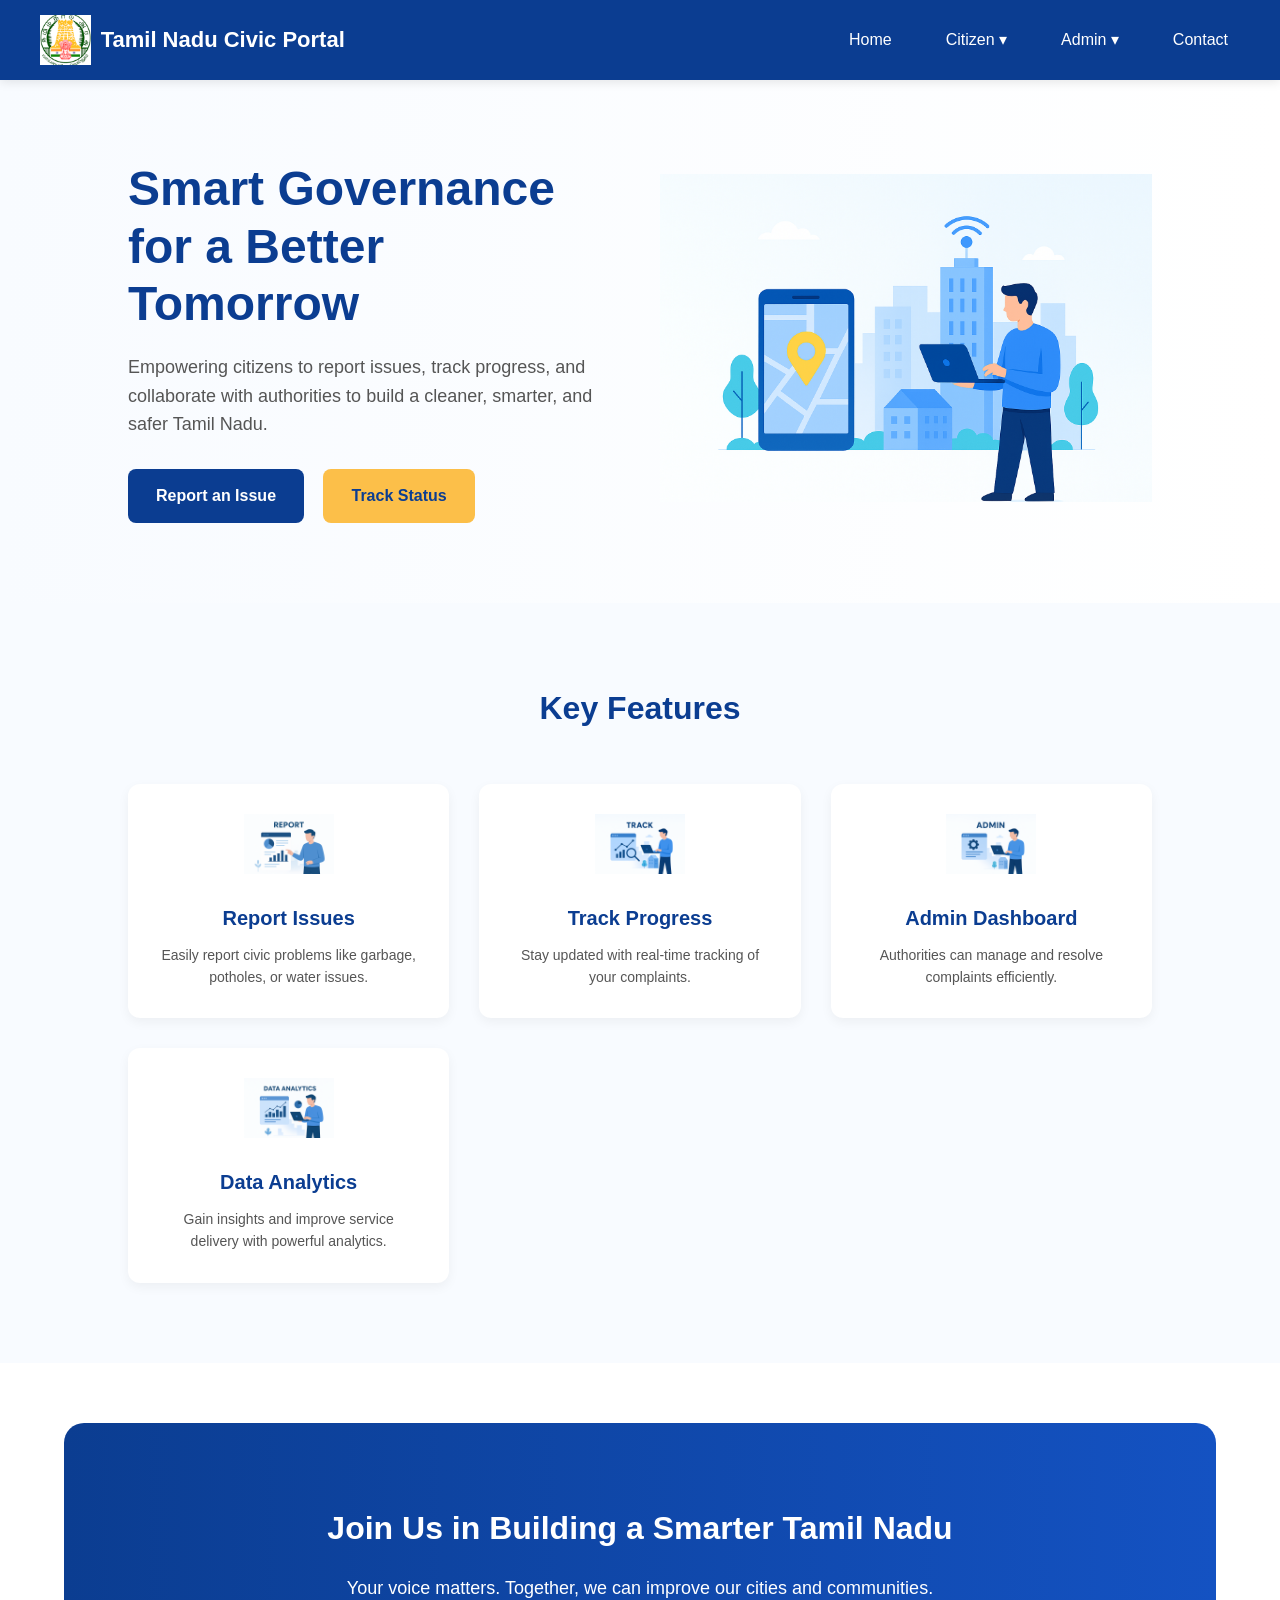
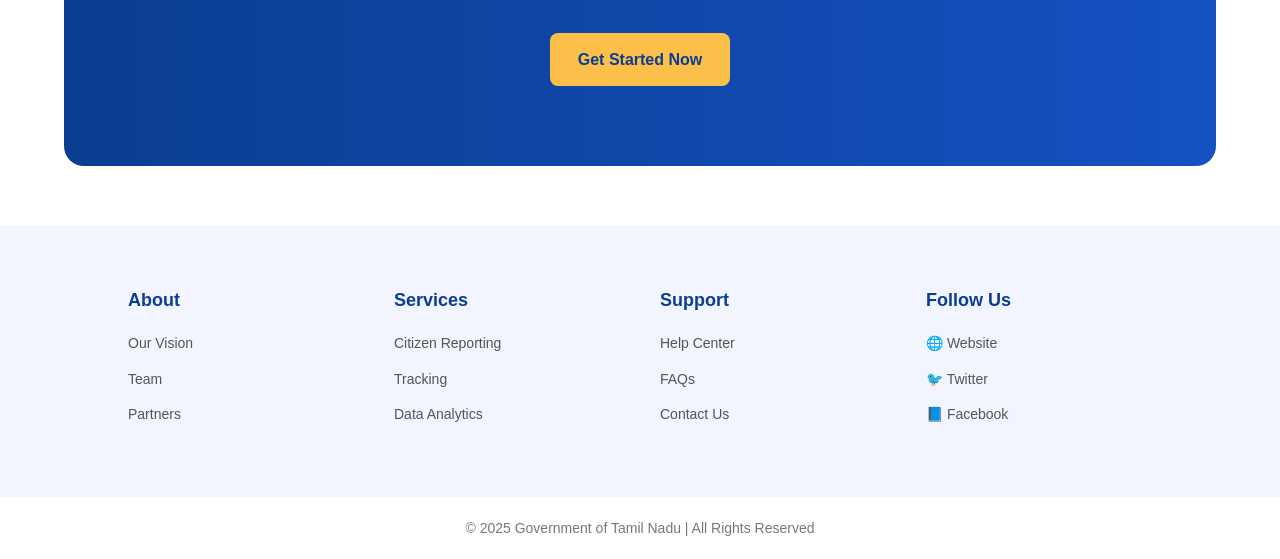
<file: index.html>
<!DOCTYPE html>
<html lang="en">
<head>
  <meta charset="UTF-8">
  <meta name="viewport" content="width=device-width, initial-scale=1.0">
  <title>Tamil Nadu Civic Engagement Portal</title>
  <style>
    /* ---------- RESET ---------- */
    * {
      margin: 0;
      padding: 0;
      box-sizing: border-box;
    }

    body {
      font-family: 'Segoe UI', Arial, sans-serif;
      background: #fff;
      color: #333;
      line-height: 1.6;
      overflow-x: hidden;
    }

    a {
      text-decoration: none;
      color: inherit;
    }

    /* ---------- HEADER ---------- */
    header {
      position: sticky;
      top: 0;
      background: #0b3d91;
      box-shadow: 0 2px 10px rgba(0,0,0,0.1);
      padding: 15px 40px;
      display: flex;
      justify-content: space-between;
      align-items: center;
      z-index: 1000;
    }

    header .logo {
      display: flex;
      align-items: center;
      gap: 10px;
    }

    header .logo img {
      height: 50px;
    }

    header .logo span {
      font-size: 22px;
      font-weight: bold;
      color: #ffffff;
    }

    /* ---------- NAVIGATION ---------- */
    nav ul {
      list-style: none;
      display: flex;
      gap: 30px;
      position: relative;
    }

    nav ul li {
      position: relative;
    }

    nav ul li a {
      font-weight: 500;
      color: #ffffff;
      padding: 8px 12px;
      border-radius: 6px;
      transition: background 0.3s ease;
      cursor: pointer;
    }

    nav ul li a:hover {
      background: #1452c2;
    }

    /* ---------- DROPDOWN MENU ---------- */
    .dropdown {
      position: absolute;
      top: 100%;
      left: 0;
      background: #ffffff;
      min-width: 200px;
      box-shadow: 0 4px 8px rgba(0,0,0,0.1);
      border-radius: 8px;
      overflow: hidden;
      display: none;
      z-index: 999;
    }

    .dropdown a {
      display: block;
      padding: 10px 15px;
      color: #0b3d91;
      font-size: 14px;
      transition: background 0.3s ease;
    }

    .dropdown a:hover {
      background: #f4f4f4;
    }

    nav ul li:hover .dropdown {
      display: block;
      animation: fadeIn 0.3s ease;
    }

    @keyframes fadeIn {
      from { opacity: 0; transform: translateY(10px); }
      to { opacity: 1; transform: translateY(0); }
    }

    /* ---------- HERO SECTION ---------- */
    .hero {
      display: grid;
      grid-template-columns: 1fr 1fr;
      align-items: center;
      padding: 80px 10%;
      gap: 40px;
      background: linear-gradient(to right, #f8fbff, #fff);
    }

    .hero-text h1 {
      font-size: 48px;
      color: #0b3d91;
      margin-bottom: 20px;
      line-height: 1.2;
    }

    .hero-text p {
      font-size: 18px;
      color: #555;
      margin-bottom: 30px;
    }

    .cta-buttons a {
      display: inline-block;
      padding: 14px 28px;
      border-radius: 8px;
      font-weight: bold;
      margin-right: 15px;
      transition: all 0.3s ease;
    }

    .cta-buttons .primary {
      background: #0b3d91;
      color: #fff;
    }

    .cta-buttons .primary:hover {
      background: #1452c2;
    }

    .cta-buttons .secondary {
      background: #fcbf49;
      color: #0b3d91;
    }

    .cta-buttons .secondary:hover {
      background: #ffda77;
    }

    .hero-image img {
      width: 100%;
    }

    /* ---------- FEATURES ---------- */
    .features {
      padding: 80px 10%;
      background: #f8fbff;
      text-align: center;
    }

    .features h2 {
      font-size: 32px;
      color: #0b3d91;
      margin-bottom: 50px;
    }

    .feature-grid {
      display: grid;
      grid-template-columns: repeat(auto-fit, minmax(250px, 1fr));
      gap: 30px;
    }

    .feature-card {
      background: #fff;
      padding: 30px;
      border-radius: 12px;
      box-shadow: 0 4px 12px rgba(0,0,0,0.05);
      transition: transform 0.3s ease;
    }

    .feature-card:hover {
      transform: translateY(-5px);
      box-shadow: 0 6px 18px rgba(0,0,0,0.1);
    }

    .feature-card img {
      height: 60px;
      margin-bottom: 20px;
    }

    .feature-card h3 {
      font-size: 20px;
      color: #0b3d91;
      margin-bottom: 10px;
    }

    .feature-card p {
      font-size: 14px;
      color: #555;
    }

    /* ---------- CALL TO ACTION ---------- */
    .cta-section {
      padding: 80px 10%;
      background: linear-gradient(to right, #0b3d91, #1452c2);
      color: white;
      text-align: center;
      border-radius: 20px;
      margin: 60px 5% 0 5%;
    }

    .cta-section h2 {
      font-size: 32px;
      margin-bottom: 20px;
    }

    .cta-section p {
      font-size: 18px;
      margin-bottom: 30px;
    }

    .cta-section a {
      display: inline-block;
      background: #fcbf49;
      color: #0b3d91;
      padding: 14px 28px;
      border-radius: 8px;
      font-weight: bold;
      transition: background 0.3s ease;
    }

    .cta-section a:hover {
      background: #ffda77;
    }

    /* ---------- FOOTER ---------- */
    footer {
      background: #f2f4ff;
      padding: 60px 10%;
      display: grid;
      grid-template-columns: repeat(auto-fit, minmax(200px, 1fr));
      gap: 40px;
      margin-top: 60px;
    }

    footer h4 {
      font-size: 18px;
      color: #0b3d91;
      margin-bottom: 15px;
    }

    footer ul {
      list-style: none;
    }

    footer ul li {
      margin-bottom: 10px;
    }

    footer ul li a {
      color: #555;
      font-size: 14px;
      transition: color 0.3s ease;
    }

    footer ul li a:hover {
      color: #0b3d91;
    }

    .footer-bottom {
      text-align: center;
      padding: 20px;
      background: #fff;
      color: #777;
      font-size: 14px;
    }

    /* ---------- MODAL POPUP ---------- */
    .modal {
      display: none;
      position: fixed;
      top: 0; left: 0;
      width: 100%; height: 100%;
      background: rgba(0,0,0,0.6);
      justify-content: center;
      align-items: center;
      z-index: 2000;
    }

    .modal-content {
      background: #fff;
      padding: 30px;
      border-radius: 12px;
      text-align: center;
      max-width: 400px;
      width: 90%;
      animation: fadeIn 0.3s ease;
    }

    .modal-content h3 {
      color: #0b3d91;
      margin-bottom: 15px;
    }

    .modal-content p {
      font-size: 14px;
      color: #555;
      margin-bottom: 20px;
    }

    .modal-content input {
      width: 100%;
      padding: 10px;
      border: 1px solid #ccc;
      border-radius: 6px;
      margin-bottom: 15px;
    }

    .modal-content button {
      background: #0b3d91;
      color: white;
      border: none;
      padding: 10px 20px;
      border-radius: 6px;
      cursor: pointer;
      transition: background 0.3s ease;
    }

    .modal-content button:hover {
      background: #1452c2;
    }

    .modal-links {
      display: none;
      margin-top: 20px;
    }

    .modal-links a {
      display: block;
      margin: 10px 0;
      padding: 10px;
      background: #fcbf49;
      color: #0b3d91;
      border-radius: 6px;
      font-weight: bold;
      transition: background 0.3s ease;
    }

    .modal-links a:hover {
      background: #ffda77;
    }

    /* ---------- RESPONSIVE ---------- */
    @media (max-width: 900px) {
      .hero {
        grid-template-columns: 1fr;
        text-align: center;
      }

      .hero-text h1 {
        font-size: 36px;
      }

      nav ul {
        flex-direction: column;
        gap: 15px;
      }

      .dropdown {
        position: relative;
        box-shadow: none;
      }
    }
  </style>
</head>
<body>

  <!-- HEADER -->
  <header>
    <div class="logo">
      <img src="logo.png" alt="TN Logo">
      <span>Tamil Nadu Civic Portal</span>
    </div>
    <nav>
      <ul>
        <li><a href="#">Home</a></li>
        
        <!-- CITIZEN DROPDOWN -->
        <li>
          <a href="#">Citizen ▾</a>
          <div class="dropdown">
            <a href="citizen-report.html">📌 Report Issue</a>
            <a href="track-issue.html">🔍 Track Issue</a>
          </div>
        </li>

        <!-- ADMIN WITH PASSWORD -->
        <li>
          <a href="#" onclick="openAdminModal()">Admin ▾</a>
        </li>

        <li><a href="contact.html">Contact</a></li>
      </ul>
    </nav>
  </header>

  <!-- HERO SECTION -->
  <section class="hero">
    <div class="hero-text">
      <h1>Smart Governance for a Better Tomorrow</h1>
      <p>
        Empowering citizens to report issues, track progress, and collaborate 
        with authorities to build a cleaner, smarter, and safer Tamil Nadu.
      </p>
      <div class="cta-buttons">
        <a href="citizen-report.html" class="primary">Report an Issue</a>
        <a href="track-issue.html" class="secondary">Track Status</a>
      </div>
    </div>
    <div class="hero-image">
      <img src="smart.png.png" alt="Smart City Illustration">
    </div>
  </section>

  <!-- FEATURES SECTION -->
  <section class="features">
    <h2>Key Features</h2>
    <div class="feature-grid">
      <div class="feature-card">
        <img src="report.png.png" alt="Report Issues">
        <h3>Report Issues</h3>
        <p>Easily report civic problems like garbage, potholes, or water issues.</p>
      </div>
      <div class="feature-card">
        <img src="track.png.png" alt="Track Progress">
        <h3>Track Progress</h3>
        <p>Stay updated with real-time tracking of your complaints.</p>
      </div>
      <div class="feature-card">
        <img src="admin.png.png" alt="Admin Dashboard">
        <h3>Admin Dashboard</h3>
        <p>Authorities can manage and resolve complaints efficiently.</p>
      </div>
      <div class="feature-card">
        <img src="data.png.png" alt="Data Analytics">
        <h3>Data Analytics</h3>
        <p>Gain insights and improve service delivery with powerful analytics.</p>
      </div>
    </div>
  </section>

  <!-- CALL TO ACTION SECTION -->
  <section class="cta-section">
    <h2>Join Us in Building a Smarter Tamil Nadu</h2>
    <p>Your voice matters. Together, we can improve our cities and communities.</p>
    <a href="#">Get Started Now</a>
  </section>

  <!-- FOOTER -->
  <footer>
    <div>
      <h4>About</h4>
      <ul>
        <li><a href="#">Our Vision</a></li>
        <li><a href="#">Team</a></li>
        <li><a href="#">Partners</a></li>
      </ul>
    </div>
    <div>
      <h4>Services</h4>
      <ul>
        <li><a href="#">Citizen Reporting</a></li>
        <li><a href="#">Tracking</a></li>
        <li><a href="#">Data Analytics</a></li>
      </ul>
    </div>
    <div>
      <h4>Support</h4>
      <ul>
        <li><a href="#">Help Center</a></li>
        <li><a href="#">FAQs</a></li>
        <li><a href="#">Contact Us</a></li>
      </ul>
    </div>
    <div>
      <h4>Follow Us</h4>
      <ul>
        <li><a href="#">🌐 Website</a></li>
        <li><a href="#">🐦 Twitter</a></li>
        <li><a href="#">📘 Facebook</a></li>
      </ul>
    </div>
  </footer>

  <div class="footer-bottom">
    © 2025 Government of Tamil Nadu | All Rights Reserved
  </div>

  <!-- ADMIN PASSWORD MODAL -->
  <div class="modal" id="adminModal">
    <div class="modal-content">
      <h3>🔒 Government Access Only</h3>
      <p>Enter the password to access the Admin Section.</p>
      <input type="password" id="adminPassword" placeholder="Enter password" />
      <button onclick="validateAdmin()">Submit</button>
      <div class="modal-links" id="adminLinks">
        <h3>Access Granted ✅</h3>
        <a href="admin-dashboard.html">Go to Admin Dashboard</a>
        <a href="analytics.html">Go to View Analytics</a>
      </div>
    </div>
  </div>

  <script>
    const ADMIN_PASSWORD = "tamilnadu";

    function openAdminModal() {
      document.getElementById('adminModal').style.display = 'flex';
      document.getElementById('adminLinks').style.display = 'none';
      document.getElementById('adminPassword').value = '';
    }

    function validateAdmin() {
      const enteredPassword = document.getElementById('adminPassword').value;
      const links = document.getElementById('adminLinks');

      if (enteredPassword === ADMIN_PASSWORD) {
        sessionStorage.setItem("adminAuth", "true");
        links.style.display = 'block';
      } else {
        alert("Incorrect password! Please try again.");
      }
    }

    // Close modal when clicking outside
    window.onclick = function(event) {
      const modal = document.getElementById('adminModal');
      if (event.target === modal) {
        modal.style.display = 'none';
      }
    }
  </script>

</body>
</html>
</file>
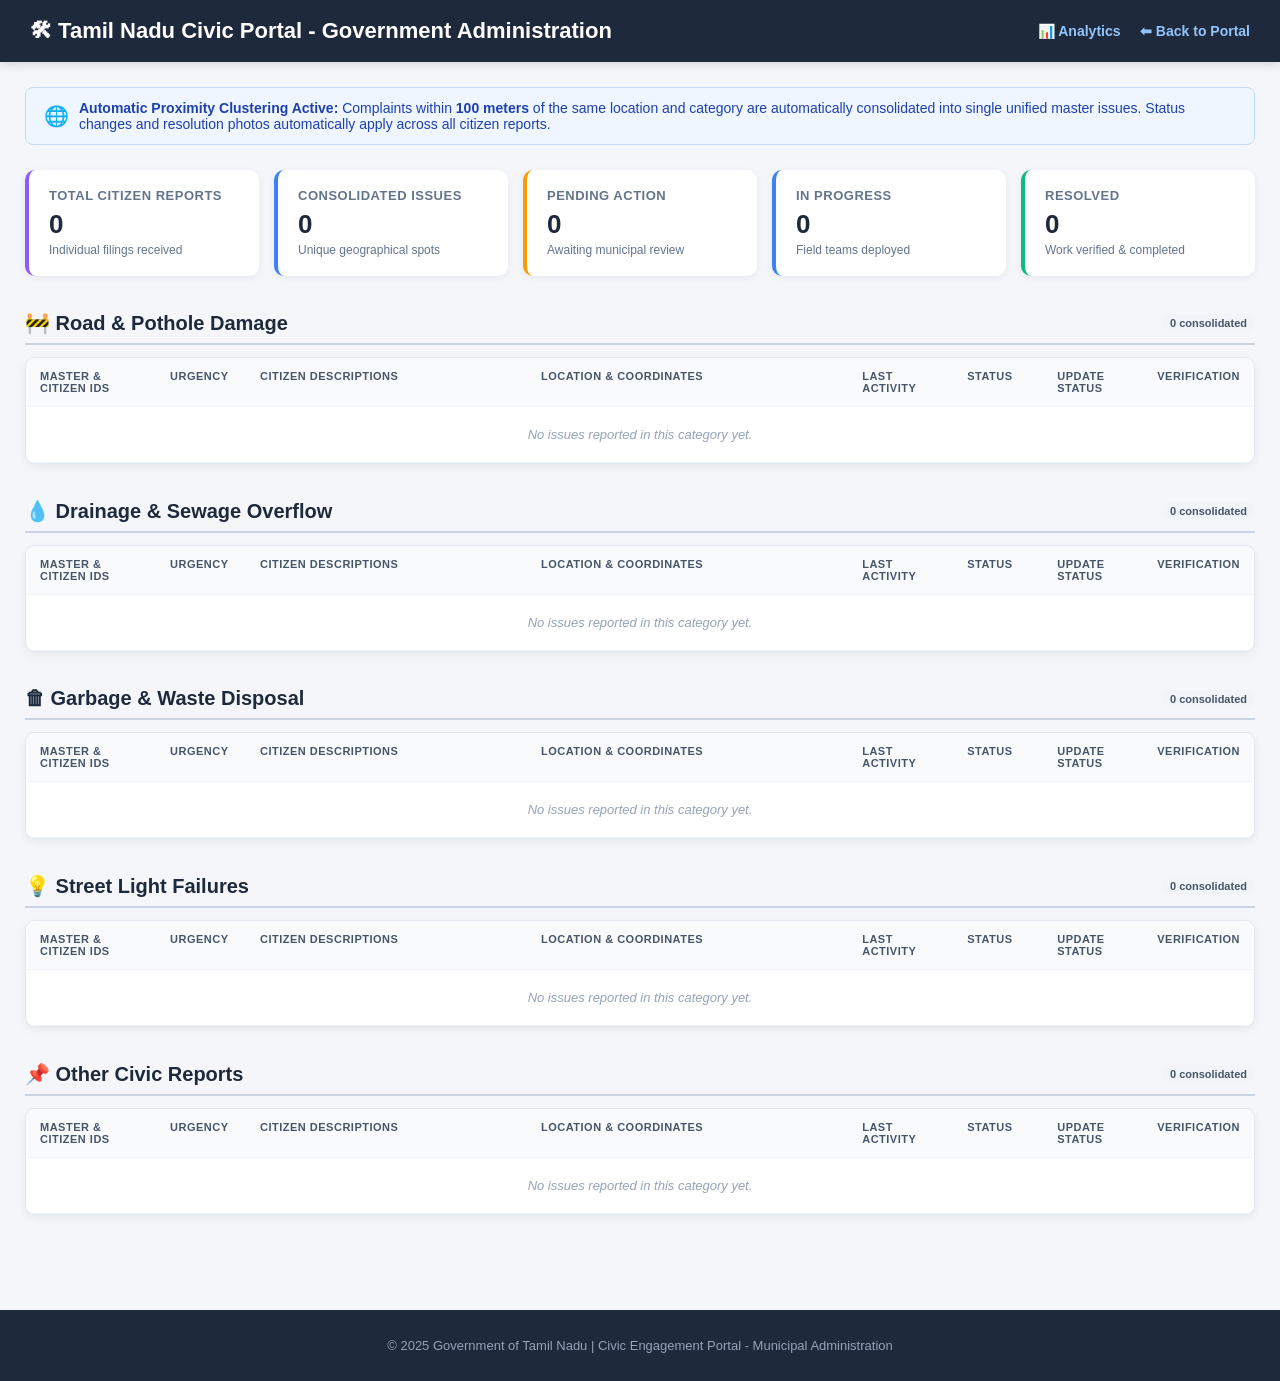
<file: admin-dashboard.html>
<!DOCTYPE html>
<html lang="en">
<head>
  <meta charset="UTF-8">
  <meta name="viewport" content="width=device-width, initial-scale=1.0">
  <title>Admin Dashboard - Smart Civic Governance</title>
  <script src="geo-utils.js"></script>
  <style>
    * { box-sizing: border-box; }
    body { font-family: 'Segoe UI', Arial, sans-serif; background:#f4f6f9; margin:0; padding:0; color:#333; }
    header { background:#1e293b; color:white; padding:18px 30px; display:flex; justify-content:space-between; align-items:center; box-shadow:0 2px 10px rgba(0,0,0,0.15); }
    header h1 { margin:0; font-size:22px; display:flex; align-items:center; gap:10px; }
    header a { color:#93c5fd; text-decoration:none; font-size:14px; font-weight:600; }
    header a:hover { text-decoration:underline; }

    main { padding:25px; max-width:1300px; margin:auto; }

    /* Summary Stats Bar */
    .stats-bar {
      display: grid;
      grid-template-columns: repeat(auto-fit, minmax(200px, 1fr));
      gap: 15px;
      margin-bottom: 25px;
    }
    .stat-card {
      background: white;
      padding: 18px 20px;
      border-radius: 10px;
      box-shadow: 0 2px 8px rgba(0,0,0,0.06);
      border-left: 4px solid #3b82f6;
    }
    .stat-card.green { border-left-color: #10b981; }
    .stat-card.amber { border-left-color: #f59e0b; }
    .stat-card.red { border-left-color: #ef4444; }
    .stat-card.purple { border-left-color: #8b5cf6; }
    .stat-card h4 { margin: 0 0 6px 0; font-size: 13px; color: #64748b; text-transform: uppercase; letter-spacing: 0.5px; }
    .stat-card p { margin: 0; font-size: 26px; font-weight: bold; color: #1e293b; }
    .stat-card small { font-size: 12px; color: #64748b; }

    /* Clustering Banner */
    .info-banner {
      background: #eff6ff;
      border: 1px solid #bfdbfe;
      color: #1e40af;
      padding: 12px 18px;
      border-radius: 8px;
      margin-bottom: 25px;
      font-size: 14px;
      display: flex;
      align-items: center;
      gap: 10px;
    }

    .section-header {
      display: flex;
      justify-content: space-between;
      align-items: center;
      margin-top: 35px;
      margin-bottom: 12px;
      border-bottom: 2px solid #cbd5e1;
      padding-bottom: 8px;
    }
    h2 { margin:0; color:#1e293b; font-size: 20px; display:flex; align-items:center; gap:8px; }

    .table-container {
      background:#fff;
      border-radius:10px;
      overflow-x:auto;
      margin-bottom:30px;
      box-shadow:0px 3px 10px rgba(0,0,0,0.06);
      border: 1px solid #e2e8f0;
    }
    table { width:100%; border-collapse:collapse; text-align:left; font-size: 13px; }
    th, td { padding:12px 14px; border-bottom:1px solid #f1f5f9; vertical-align: top; }
    th { background:#f8fafc; color:#475569; font-weight:600; text-transform:uppercase; font-size:11px; letter-spacing:0.5px; }
    tr:hover { background:#f8fafc; }

    /* Badges */
    .badge { display:inline-block; padding:3px 8px; border-radius:12px; font-size:11px; font-weight:bold; }
    .badge-critical { background:#fee2e2; color:#b91c1c; border: 1px solid #f87171; }
    .badge-high { background:#fef3c7; color:#b45309; border: 1px solid #fbbf24; }
    .badge-normal { background:#f1f5f9; color:#475569; }

    .status-pending { color:#d97706; font-weight:bold; background:#fffbeb; padding:4px 8px; border-radius:6px; display:inline-block; font-size:12px; }
    .status-progress { color:#2563eb; font-weight:bold; background:#eff6ff; padding:4px 8px; border-radius:6px; display:inline-block; font-size:12px; }
    .status-resolved { color:#059669; font-weight:bold; background:#ecfdf5; padding:4px 8px; border-radius:6px; display:inline-block; font-size:12px; }

    .ids-list { font-family: monospace; font-size: 11px; color:#1e40af; }
    .coords-tag { font-family: monospace; font-size: 11px; color:#64748b; display:block; margin-top:3px; }

    .action-btn {
      padding:6px 10px;
      margin:2px 0;
      border:none;
      border-radius:5px;
      cursor:pointer;
      font-size:12px;
      font-weight:600;
      display:block;
      width:100%;
      text-align:center;
      transition:background 0.2s;
    }
    .btn-progress { background:#3b82f6; color:white; }
    .btn-progress:hover { background:#2563eb; }
    .btn-resolved { background:#10b981; color:white; }
    .btn-resolved:hover { background:#059669; }
    .btn-photo { background:#8b5cf6; color:white; }
    .btn-photo:hover { background:#7c3aed; }
    .btn-update { background:#f59e0b; color:white; }
    .btn-update:hover { background:#d97706; }

    .empty-state { text-align:center; color:#94a3b8; padding:20px; font-style:italic; }

    footer { text-align:center; background:#1e293b; color:#94a3b8; padding:15px; margin-top:40px; font-size:13px; }
  </style>
</head>
<body>
  <header>
    <h1>🛠 Tamil Nadu Civic Portal - Government Administration</h1>
    <div>
      <a href="analytics.html" style="margin-right:15px;">📊 Analytics</a>
      <a href="index.html">⬅ Back to Portal</a>
    </div>
  </header>

  <main>
    <!-- Live Clustering Information Banner -->
    <div class="info-banner">
      <span style="font-size:20px;">🌐</span>
      <div>
        <strong>Automatic Proximity Clustering Active:</strong> Complaints within <strong>100 meters</strong> of the same location and category are automatically consolidated into single unified master issues. Status changes and resolution photos automatically apply across all citizen reports.
      </div>
    </div>

    <!-- Summary Stats Bar -->
    <div class="stats-bar">
      <div class="stat-card purple">
        <h4>Total Citizen Reports</h4>
        <p id="totalReportsCount">0</p>
        <small>Individual filings received</small>
      </div>
      <div class="stat-card">
        <h4>Consolidated Issues</h4>
        <p id="totalClustersCount">0</p>
        <small>Unique geographical spots</small>
      </div>
      <div class="stat-card amber">
        <h4>Pending Action</h4>
        <p id="pendingCount">0</p>
        <small>Awaiting municipal review</small>
      </div>
      <div class="stat-card">
        <h4>In Progress</h4>
        <p id="progressCount">0</p>
        <small>Field teams deployed</small>
      </div>
      <div class="stat-card green">
        <h4>Resolved</h4>
        <p id="resolvedCount">0</p>
        <small>Work verified & completed</small>
      </div>
    </div>

    <!-- Road Issues -->
    <div class="section-header">
      <h2>🚧 Road & Pothole Damage</h2>
      <span id="roadBadge" class="badge badge-normal">0 issues</span>
    </div>
    <div class="table-container">
      <table id="roadTable">
        <thead>
          <tr>
            <th style="width:130px;">Master & Citizen IDs</th>
            <th style="width:90px;">Urgency</th>
            <th>Citizen Descriptions</th>
            <th>Location & Coordinates</th>
            <th style="width:105px;">Last Activity</th>
            <th style="width:90px;">Status</th>
            <th style="width:100px;">Update Status</th>
            <th style="width:110px;">Verification</th>
          </tr>
        </thead>
        <tbody id="roadTableBody"></tbody>
      </table>
    </div>

    <!-- Drainage Issues -->
    <div class="section-header">
      <h2>💧 Drainage & Sewage Overflow</h2>
      <span id="drainageBadge" class="badge badge-normal">0 issues</span>
    </div>
    <div class="table-container">
      <table id="drainageTable">
        <thead>
          <tr>
            <th style="width:130px;">Master & Citizen IDs</th>
            <th style="width:90px;">Urgency</th>
            <th>Citizen Descriptions</th>
            <th>Location & Coordinates</th>
            <th style="width:105px;">Last Activity</th>
            <th style="width:90px;">Status</th>
            <th style="width:100px;">Update Status</th>
            <th style="width:110px;">Verification</th>
          </tr>
        </thead>
        <tbody id="drainageTableBody"></tbody>
      </table>
    </div>

    <!-- Garbage Issues -->
    <div class="section-header">
      <h2>🗑 Garbage & Waste Disposal</h2>
      <span id="garbageBadge" class="badge badge-normal">0 issues</span>
    </div>
    <div class="table-container">
      <table id="garbageTable">
        <thead>
          <tr>
            <th style="width:130px;">Master & Citizen IDs</th>
            <th style="width:90px;">Urgency</th>
            <th>Citizen Descriptions</th>
            <th>Location & Coordinates</th>
            <th style="width:105px;">Last Activity</th>
            <th style="width:90px;">Status</th>
            <th style="width:100px;">Update Status</th>
            <th style="width:110px;">Verification</th>
          </tr>
        </thead>
        <tbody id="garbageTableBody"></tbody>
      </table>
    </div>

    <!-- Streetlight Issues -->
    <div class="section-header">
      <h2>💡 Street Light Failures</h2>
      <span id="streetlightBadge" class="badge badge-normal">0 issues</span>
    </div>
    <div class="table-container">
      <table id="streetlightTable">
        <thead>
          <tr>
            <th style="width:130px;">Master & Citizen IDs</th>
            <th style="width:90px;">Urgency</th>
            <th>Citizen Descriptions</th>
            <th>Location & Coordinates</th>
            <th style="width:105px;">Last Activity</th>
            <th style="width:90px;">Status</th>
            <th style="width:100px;">Update Status</th>
            <th style="width:110px;">Verification</th>
          </tr>
        </thead>
        <tbody id="streetlightTableBody"></tbody>
      </table>
    </div>

    <!-- Other Civic Issues -->
    <div class="section-header">
      <h2>📌 Other Civic Reports</h2>
      <span id="otherBadge" class="badge badge-normal">0 issues</span>
    </div>
    <div class="table-container">
      <table id="otherTable">
        <thead>
          <tr>
            <th style="width:130px;">Master & Citizen IDs</th>
            <th style="width:90px;">Urgency</th>
            <th>Citizen Descriptions</th>
            <th>Location & Coordinates</th>
            <th style="width:105px;">Last Activity</th>
            <th style="width:90px;">Status</th>
            <th style="width:100px;">Update Status</th>
            <th style="width:110px;">Verification</th>
          </tr>
        </thead>
        <tbody id="otherTableBody"></tbody>
      </table>
    </div>
  </main>

  <footer>
    <p>&copy; 2025 Government of Tamil Nadu | Civic Engagement Portal - Municipal Administration</p>
  </footer>

  <script>
    let clusters = [];

    // Load and render issues using Haversine geo-clustering
    function loadAndRender() {
      clusters = clusterAllIssues();

      // Reset table bodies
      const bodies = {
        road: document.getElementById("roadTableBody"),
        drainage: document.getElementById("drainageTableBody"),
        garbage: document.getElementById("garbageTableBody"),
        streetlight: document.getElementById("streetlightTableBody"),
        other: document.getElementById("otherTableBody")
      };

      const counts = { road: 0, drainage: 0, garbage: 0, streetlight: 0, other: 0 };
      let totalReports = 0;
      let totalPending = 0;
      let totalProgress = 0;
      let totalResolved = 0;

      for (const key in bodies) {
        bodies[key].innerHTML = "";
      }

      clusters.forEach(cluster => {
        totalReports += cluster.reportsCount;
        if (cluster.status === "Resolved") totalResolved++;
        else if (cluster.status === "In Progress") totalProgress++;
        else totalPending++;

        const cat = (cluster.category || "other").toLowerCase();
        const targetBody = bodies[cat] || bodies.other;
        if (counts[cat] !== undefined) counts[cat]++;
        else counts.other++;

        const row = document.createElement("tr");

        let statusClass = "status-pending";
        if (cluster.status === "In Progress") statusClass = "status-progress";
        if (cluster.status === "Resolved") statusClass = "status-resolved";

        // IDs formatting
        const idsHtml = `
          <div>
            <strong style="color:#0f172a;">${cluster.clusterId}</strong>
            <div class="ids-list" title="Citizen Tracking IDs">
              ${cluster.ids.map(id => `<span>• ${id}</span>`).join("<br>")}
            </div>
          </div>
        `;

        // Descriptions list
        const descHtml = cluster.descriptions.map((d, idx) => {
          return `<div style="margin-bottom:4px; font-size:12px;"><strong>#${idx+1}:</strong> ${escapeHtml(d)}</div>`;
        }).join("");

        // Coordinates & Address
        const coordsStr = cluster.centroid ? `${cluster.centroid.lat.toFixed(5)}, ${cluster.centroid.lon.toFixed(5)}` : "No GPS";
        const locHtml = `
          <div>
            <div style="font-weight:500; font-size:12px; color:#1e293b;">${escapeHtml(cluster.address || "N/A")}</div>
            <span class="coords-tag">📍 ${coordsStr}</span>
            ${cluster.locations.length > 1 ? `<small style="color:#64748b;">(${cluster.locations.length} coordinates recorded within 100m)</small>` : ''}
          </div>
        `;

        row.innerHTML = `
          <td>${idsHtml}</td>
          <td>
            <span class="badge ${cluster.priorityBadgeClass}">
              ${cluster.reportsCount} Report${cluster.reportsCount > 1 ? 's' : ''}
            </span>
          </td>
          <td>${descHtml}</td>
          <td>${locHtml}</td>
          <td><small style="color:#475569;">${cluster.lastReportedDate || 'N/A'}</small></td>
          <td><span class="${statusClass}">${cluster.status}</span></td>
          <td>
            <button class="action-btn btn-progress" onclick="changeStatus('${cluster.clusterId}', 'In Progress')">In Progress</button>
            <button class="action-btn btn-resolved" onclick="changeStatus('${cluster.clusterId}', 'Resolved')">Resolved</button>
          </td>
          <td>
            <button class="action-btn btn-photo" onclick="viewClusterPhotos('${cluster.primaryId}')">View Photos (${cluster.photos.length})</button>
            <button class="action-btn btn-update" onclick="uploadClusterAfterPhoto('${cluster.clusterId}')">Upload After</button>
          </td>
        `;

        targetBody.appendChild(row);
      });

      // Update empty state if any table is blank
      for (const key in bodies) {
        if (bodies[key].children.length === 0) {
          bodies[key].innerHTML = `<tr><td colspan="8" class="empty-state">No issues reported in this category yet.</td></tr>`;
        }
      }

      // Update section badges
      document.getElementById("roadBadge").innerText = counts.road + " consolidated";
      document.getElementById("drainageBadge").innerText = counts.drainage + " consolidated";
      document.getElementById("garbageBadge").innerText = counts.garbage + " consolidated";
      document.getElementById("streetlightBadge").innerText = counts.streetlight + " consolidated";
      document.getElementById("otherBadge").innerText = counts.other + " consolidated";

      // Update top stats
      document.getElementById("totalReportsCount").innerText = totalReports;
      document.getElementById("totalClustersCount").innerText = clusters.length;
      document.getElementById("pendingCount").innerText = totalPending;
      document.getElementById("progressCount").innerText = totalProgress;
      document.getElementById("resolvedCount").innerText = totalResolved;
    }

    // Synchronize status update across all linked reports in cluster
    function changeStatus(clusterId, newStatus) {
      updateClusterStatus(clusterId, newStatus);
      loadAndRender();
    }

    // Open file picker to upload resolution afterPhoto and sync to all linked reports
    function uploadClusterAfterPhoto(clusterId) {
      const fileInput = document.createElement("input");
      fileInput.type = "file";
      fileInput.accept = "image/*";

      fileInput.onchange = function(event) {
        const file = event.target.files[0];
        if (!file) return;

        const reader = new FileReader();
        reader.onload = function(e) {
          const base64Photo = e.target.result;
          updateClusterAfterPhoto(clusterId, base64Photo);
          alert("Resolution photo uploaded successfully! All linked reports for this location marked as Resolved.");
          loadAndRender();
        };
        reader.readAsDataURL(file);
      };

      fileInput.click();
    }

    // View photos for cluster (with admin privileges)
    function viewClusterPhotos(primaryId) {
      sessionStorage.setItem("adminAuth", "true");
      window.location.href = `photo-view.html?id=${primaryId}&admin=true`;
    }

    function escapeHtml(str) {
      if (!str) return "";
      return str.replace(/&/g, "&amp;").replace(/</g, "&lt;").replace(/>/g, "&gt;").replace(/"/g, "&quot;");
    }

    // Initialize on page load
    window.onload = loadAndRender;
  </script>
</body>
</html>
</file>
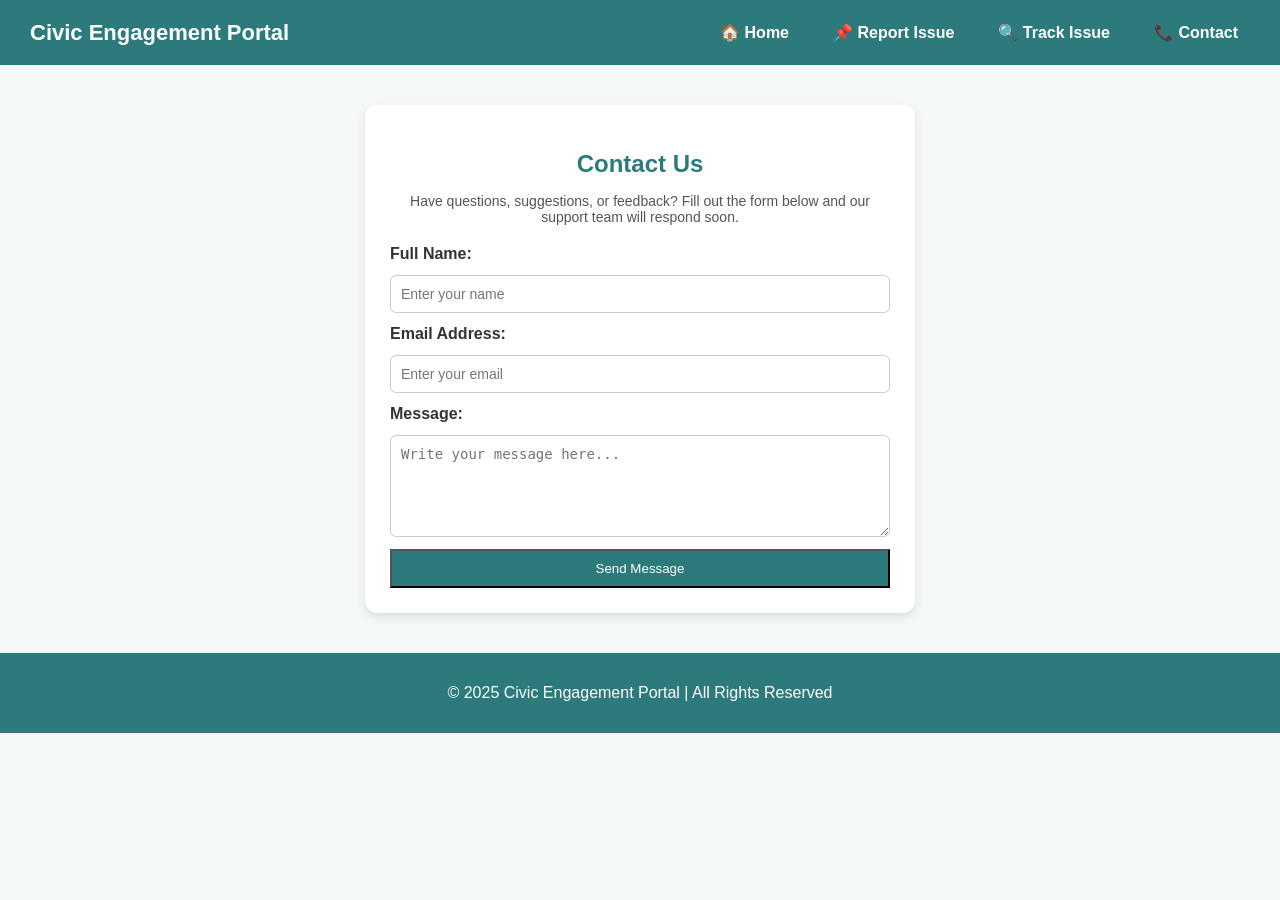
<file: contact.html>
<!DOCTYPE html>
<html lang="en">
<head>
  <meta charset="UTF-8">
  <title>Contact Us</title>
  <link rel="stylesheet" href="style.css">
</head>
<body>
  <header>
    <h1>Civic Engagement Portal</h1>
    <nav>
      <ul class="menu">
        <li><a href="index.html">🏠 Home</a></li>
        <li><a href="citizen-report.html">📌 Report Issue</a></li>
        <li><a href="track-issue.html">🔍 Track Issue</a></li>
        <li><a href="contact.html" class="active">📞 Contact</a></li>
      </ul>
    </nav>
  </header>

  <main>
    <section class="form-section">
      <h2>Contact Us</h2>
      <p class="info">Have questions, suggestions, or feedback? Fill out the form below and our support team will respond soon.</p>
      
      <form class="contact-form">
        <label for="name">Full Name:</label>
        <input type="text" id="name" placeholder="Enter your name" required>

        <label for="email">Email Address:</label>
        <input type="email" id="email" placeholder="Enter your email" required>

        <label for="message">Message:</label>
        <textarea id="message" placeholder="Write your message here..." rows="5" required></textarea>

        <button type="submit">Send Message</button>
      </form>
    </section>
  </main>

  <footer>
    <p>&copy; 2025 Civic Engagement Portal | All Rights Reserved</p>
  </footer>
</body>
</html>
</file>
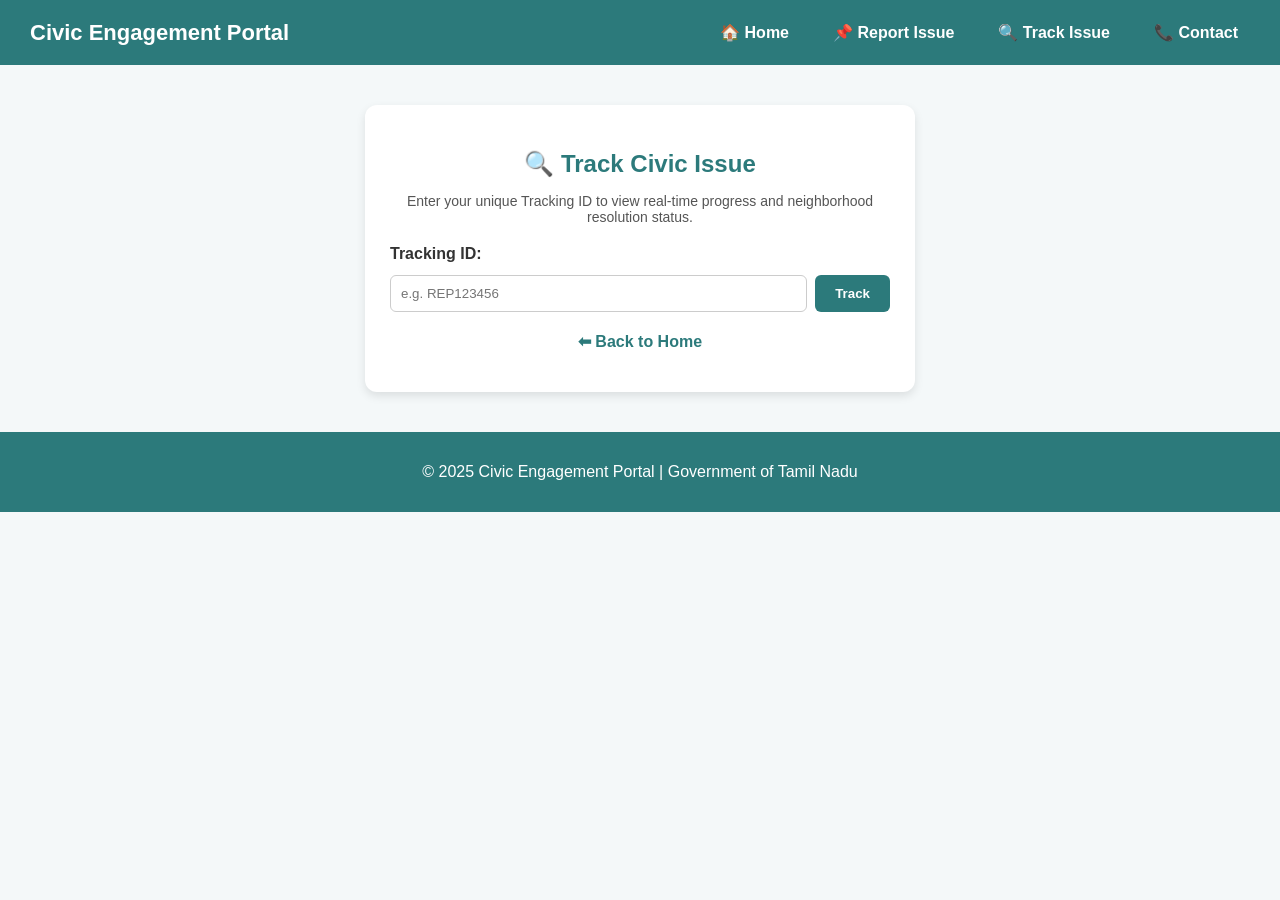
<file: track-issue.html>
<!DOCTYPE html>
<html lang="en">
<head>
  <meta charset="UTF-8">
  <meta name="viewport" content="width=device-width, initial-scale=1.0">
  <title>Track Your Issue - Civic Engagement Portal</title>
  <link rel="stylesheet" href="style.css">
  <script src="geo-utils.js"></script>
  <style>
    .hidden { display: none !important; }
    .error { color: #dc2626; font-weight: bold; margin-top: 12px; background: #fee2e2; padding: 10px; border-radius: 6px; }
    .success { color: #059669; font-weight: bold; margin-top: 12px; background: #ecfdf5; padding: 10px; border-radius: 6px; }
    
    .status-badge {
      display: inline-block;
      padding: 5px 12px;
      border-radius: 20px;
      font-weight: bold;
      font-size: 13px;
    }
    .status-badge.Pending { background: #fef3c7; color: #b45309; border: 1px solid #fbbf24; }
    .status-badge.In-Progress { background: #dbeafe; color: #1e40af; border: 1px solid #93c5fd; }
    .status-badge.Resolved { background: #d1fae5; color: #065f46; border: 1px solid #6ee7b7; }

    .cluster-banner {
      background: #eff6ff;
      border: 1px solid #bfdbfe;
      padding: 12px;
      border-radius: 8px;
      margin: 15px 0;
      font-size: 13px;
      color: #1e3a8a;
      line-height: 1.5;
    }
    .cluster-badge {
      background: #3b82f6;
      color: white;
      padding: 2px 8px;
      border-radius: 10px;
      font-size: 11px;
      font-weight: bold;
      margin-left: 5px;
    }
    
    .view-photo-btn {
      background: #10b981;
      color: white;
      padding: 10px 18px;
      border: none;
      border-radius: 6px;
      cursor: pointer;
      font-weight: bold;
      font-size: 14px;
      display: inline-flex;
      align-items: center;
      gap: 6px;
      margin-top: 15px;
      text-decoration: none;
      transition: background 0.2s;
    }
    .view-photo-btn:hover {
      background: #059669;
    }
    .detail-row {
      display: flex;
      justify-content: space-between;
      border-bottom: 1px dashed #e2e8f0;
      padding: 8px 0;
      font-size: 14px;
    }
    .detail-label {
      color: #64748b;
      font-weight: 500;
    }
    .detail-val {
      color: #1e293b;
      font-weight: 600;
      text-align: right;
      max-width: 65%;
      word-break: break-word;
    }
  </style>
</head>
<body>
  <header>
    <h1>Civic Engagement Portal</h1>
    <nav>
      <ul class="menu">
        <li><a href="index.html">🏠 Home</a></li>
        <li><a href="citizen-report.html">📌 Report Issue</a></li>
        <li><a href="track-issue.html" class="active">🔍 Track Issue</a></li>
        <li><a href="contact.html">📞 Contact</a></li>
      </ul>
    </nav>
  </header>

  <main>
    <section class="form-section">
      <h2>🔍 Track Civic Issue</h2>
      <p class="info">Enter your unique Tracking ID to view real-time progress and neighborhood resolution status.</p>
      
      <!-- Search Form -->
      <form id="trackForm" class="track-form">
        <label for="issueId">Tracking ID:</label>
        <div style="display:flex; gap:8px;">
          <input type="text" id="issueId" placeholder="e.g. REP123456" style="flex:1;" required>
          <button type="submit" style="width:auto; padding:0 20px;">Track</button>
        </div>
      </form>

      <!-- Error / Success message -->
      <div id="message" class="hidden"></div>

      <!-- Result Box -->
      <div id="resultBox" class="result-box hidden">
        <div style="display:flex; justify-content:space-between; align-items:center; margin-bottom:15px; border-bottom:2px solid #e2e8f0; padding-bottom:8px;">
          <h3 style="margin:0; font-size:18px; color:#1e293b;">Report Details</h3>
          <span id="statusBadge" class="status-badge"></span>
        </div>

        <div class="detail-row">
          <span class="detail-label">Your Tracking ID:</span>
          <span id="dispId" class="detail-val" style="font-family:monospace; color:#2563eb;"></span>
        </div>

        <div class="detail-row">
          <span class="detail-label">Category:</span>
          <span id="cat" class="detail-val" style="text-transform:capitalize;"></span>
        </div>

        <div class="detail-row">
          <span class="detail-label">Reported On:</span>
          <span id="dateReported" class="detail-val"></span>
        </div>

        <div class="detail-row">
          <span class="detail-label">Description:</span>
          <span id="desc" class="detail-val"></span>
        </div>

        <div class="detail-row">
          <span class="detail-label">Location:</span>
          <span id="loc" class="detail-val"></span>
        </div>



        <!-- View Photos Button -->
        <div id="photoSection" class="hidden" style="text-align:center;">
          <button class="view-photo-btn" onclick="viewPhotos()">📸 View Before & After Photos</button>
        </div>
      </div>

      <p class="back-link"><a href="index.html">⬅ Back to Home</a></p>
    </section>
  </main>

  <footer>
    <p>&copy; 2025 Civic Engagement Portal | Government of Tamil Nadu</p>
  </footer>

  <script>
    let currentIssueId = "";

    function executeTrack(issueId) {
      currentIssueId = issueId.trim();
      const resultBox = document.getElementById("resultBox");
      const msg = document.getElementById("message");
      const photoSection = document.getElementById("photoSection");

      if (!currentIssueId) return;

      const rawData = localStorage.getItem(currentIssueId);
      if (!rawData) {
        msg.textContent = "❌ Invalid Tracking ID. No record found for " + currentIssueId + ". Please verify and try again.";
        msg.className = "error";
        msg.classList.remove("hidden");
        resultBox.classList.add("hidden");
        return;
      }

      const issue = JSON.parse(rawData);
      const cluster = getClusterForReportId(currentIssueId);

      msg.textContent = "✅ Report record verified!";
      msg.className = "success";
      msg.classList.remove("hidden");

      document.getElementById("dispId").innerText = issue.id;
      document.getElementById("cat").innerText = (issue.category || "General Issue");
      document.getElementById("desc").innerText = issue.description || "No description provided";
      document.getElementById("dateReported").innerText = issue.date || "N/A";
      document.getElementById("loc").innerText = issue.address ? `${issue.address} (${issue.location})` : issue.location;

      // Status badge
      const statusBadge = document.getElementById("statusBadge");
      const cleanStatus = issue.status || "Pending";
      statusBadge.innerText = cleanStatus;
      statusBadge.className = "status-badge " + cleanStatus.replace(/\s+/g, '-');

      resultBox.classList.remove("hidden");

      // Show View Photos button if photo exists or resolved
      if (issue.beforePhoto || issue.afterPhoto || (cluster && (cluster.photos.length > 0 || cluster.afterPhoto))) {
        photoSection.classList.remove("hidden");
      } else {
        photoSection.classList.add("hidden");
      }
    }

    // Form submit listener
    document.getElementById("trackForm").addEventListener("submit", function(e) {
      e.preventDefault();
      const id = document.getElementById("issueId").value;
      executeTrack(id);
    });

    // Auto-search if ID is passed in URL query param: ?id=REP123
    window.onload = function() {
      const params = new URLSearchParams(window.location.search);
      const urlId = params.get("id");
      if (urlId) {
        document.getElementById("issueId").value = urlId;
        executeTrack(urlId);
      }
    };

    function viewPhotos() {
      if (currentIssueId) {
        window.location.href = `photo-view.html?id=${currentIssueId}`;
      }
    }
  </script>
</body>
</html>
</file>
<file: style.css>
/* General Reset */
body, ul, li {
  margin: 0;
  padding: 0;
  list-style: none;
}

body {
  font-family: Arial, sans-serif;
  background: #f4f8f9;
  color: #333;
}

/* Header */
header {
  background: #2c7a7b;
  color: white;
  padding: 15px 30px;
  display: flex;
  justify-content: space-between;
  align-items: center;
}

header h1 {
  margin: 0;
  font-size: 22px;
}

nav ul.menu {
  display: flex;
  gap: 20px;
}

nav ul li {
  position: relative;
}

nav ul li a {
  color: white;
  text-decoration: none;
  font-weight: bold;
  padding: 8px 12px;
  display: block;
}

nav ul li a:hover {
  background: #225e60;
  border-radius: 4px;
}

/* Dropdown Menu */
.dropdown-content {
  display: none;
  position: absolute;
  top: 35px;
  left: 0;
  background: white;
  min-width: 180px;
  box-shadow: 0px 4px 8px rgba(0,0,0,0.2);
  border-radius: 5px;
}

.dropdown-content li a {
  color: #333;
  padding: 10px;
}

.dropdown-content li a:hover {
  background: #e2e8f0;
}

.dropdown:hover .dropdown-content {
  display: block;
}

/* Hero Section */
.hero {
  text-align: center;
  padding: 60px 20px;
  background: linear-gradient(to right, #38b2ac, #2c7a7b);
  color: white;
  border-radius: 0 0 20px 20px;
}

.hero h2 {
  font-size: 32px;
  margin-bottom: 15px;
}

/* Footer */
footer {
  background: #2c7a7b;
  color: white;
  text-align: center;
  padding: 15px;
  margin-top: 30px;
}
/* Track Issue Page */
.form-section {
  max-width: 500px;
  margin: 40px auto;
  background: #ffffff;
  padding: 25px;
  border-radius: 12px;
  box-shadow: 0px 4px 10px rgba(0,0,0,0.1);
  text-align: center;
}

.form-section h2 {
  margin-bottom: 15px;
  color: #2c7a7b;
}

.form-section .info {
  font-size: 14px;
  color: #555;
  margin-bottom: 20px;
}

.track-form {
  display: flex;
  flex-direction: column;
  gap: 12px;
  margin-bottom: 20px;
}

.track-form label {
  font-weight: bold;
  text-align: left;
}

.track-form input {
  padding: 10px;
  border: 1px solid #ccc;
  border-radius: 6px;
}

.track-form button {
  padding: 10px;
  background: #2c7a7b;
  color: white;
  border: none;
  border-radius: 6px;
  cursor: pointer;
  font-weight: bold;
}

.track-form button:hover {
  background: #225e60;
}

.result-box {
  text-align: left;
  background: #f4f8f9;
  padding: 15px;
  border-left: 5px solid #2c7a7b;
  border-radius: 8px;
  margin-bottom: 20px;
}

.back-link a {
  text-decoration: none;
  color: #2c7a7b;
  font-weight: bold;
}

.back-link a:hover {
  text-decoration: underline;
}
/* Track Issue Page */
.form-section {
  max-width: 500px;
  margin: 40px auto;
  background: #ffffff;
  padding: 25px;
  border-radius: 12px;
  box-shadow: 0px 4px 10px rgba(0,0,0,0.1);
  text-align: center;
}

.form-section h2 {
  margin-bottom: 15px;
  color: #2c7a7b;
}

.form-section .info {
  font-size: 14px;
  color: #555;
  margin-bottom: 20px;
}

.track-form {
  display: flex;
  flex-direction: column;
  gap: 12px;
  margin-bottom: 20px;
}

.track-form label {
  font-weight: bold;
  text-align: left;
}

.track-form input {
  padding: 10px;
  border: 1px solid #ccc;
  border-radius: 6px;
}

.track-form button {
  padding: 10px;
  background: #2c7a7b;
  color: white;
  border: none;
  border-radius: 6px;
  cursor: pointer;
  font-weight: bold;
}

.track-form button:hover {
  background: #225e60;
}

.result-box {
  text-align: left;
  background: #f4f8f9;
  padding: 15px;
  border-left: 5px solid #2c7a7b;
  border-radius: 8px;
  margin-bottom: 20px;
}

.back-link a {
  text-decoration: none;
  color: #2c7a7b;
  font-weight: bold;
}

.back-link a:hover {
  text-decoration: underline;
}
/* Contact Page */
.contact-form {
  display: flex;
  flex-direction: column;
  gap: 12px;
  text-align: left;
}

.contact-form label {
  font-weight: bold;
}

.contact-form input,
.contact-form textarea {
  padding: 10px;
  border: 1px solid #ccc;
  border-radius: 6px;
  font-size: 14px;
}

.contact-form button {
  padding: 10px;
  background: #2c7a7b;
  color: white;
}
</file>
